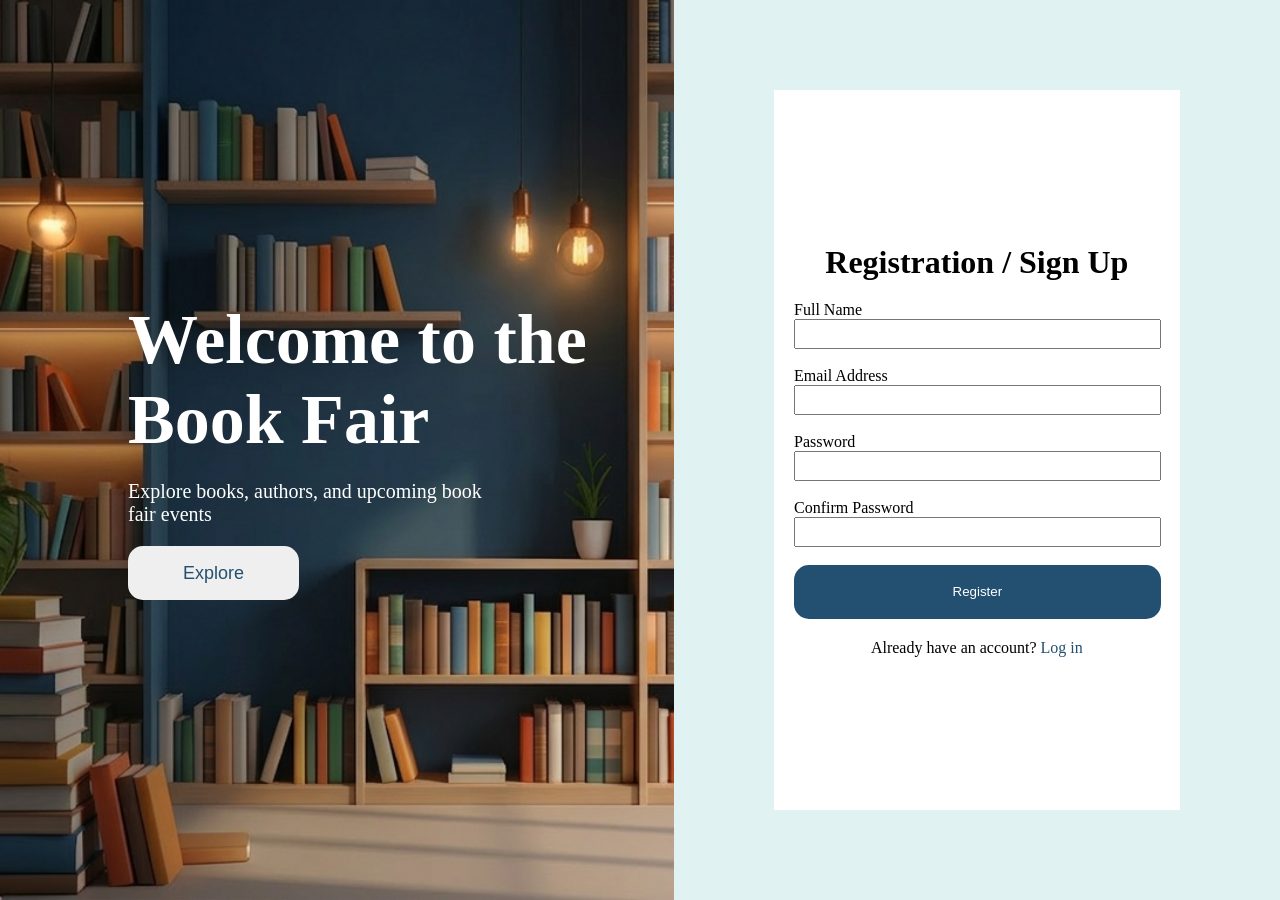
<file: index.html>
<!DOCTYPE html>
<html lang="en">

<head>
    <meta charset="UTF-8">
    <meta name="viewport" content="width=device-width, initial-scale=1.0">
    <link rel="stylesheet" href="sign.css">
    <title>Book Fair</title>
</head>

<body>
    <div id="container">
        <div class="box" id="bg">
            <h1>Welcome to the <br> Book Fair</h1>
            <p>Explore books, authors, and upcoming book <br> fair events</p>
            <button>Explore</button>
        </div>
        <div class="box" id="log">
            <div id="sign">
                <h1>Registration / Sign Up</h1>
                <form action="">
                    <label for="Full Name">Full Name</label>
                    <input type="text" id="Full Name">
                    <br>
                    <label for="Email Address">Email Address</label>
                    <input type="email" id="Email Address">
                    <br>
                    <label for="Password">Password</label>
                    <input type="password" id="Password">
                    <br>
                    <label for="Confirm Password">Confirm Password</label>
                    <input type="password" id="Confirm Password">
                    <br>
                    <input id="button" onclick="b1()" type="button" value="Register">
                </form>
                <p>
                    Already have an account? <a href="login.html">Log
                        in</a>
                </p>
            </div>
        </div>
    </div>
    <img class="img" id="img1" src="imges/book.png" alt="">
    <img class="img" id="img2" src="imges/book2.png" alt="">
    <img class="img" id="img3" src="imges/book3.png" alt="">
    <h1 id="welcome">Welcome to <br> Book <span>Fair</span></h1>
    <script>
        function b1() {
            window.location.href = "home.html"
        }
    </script>
</body>

</html>
</file>
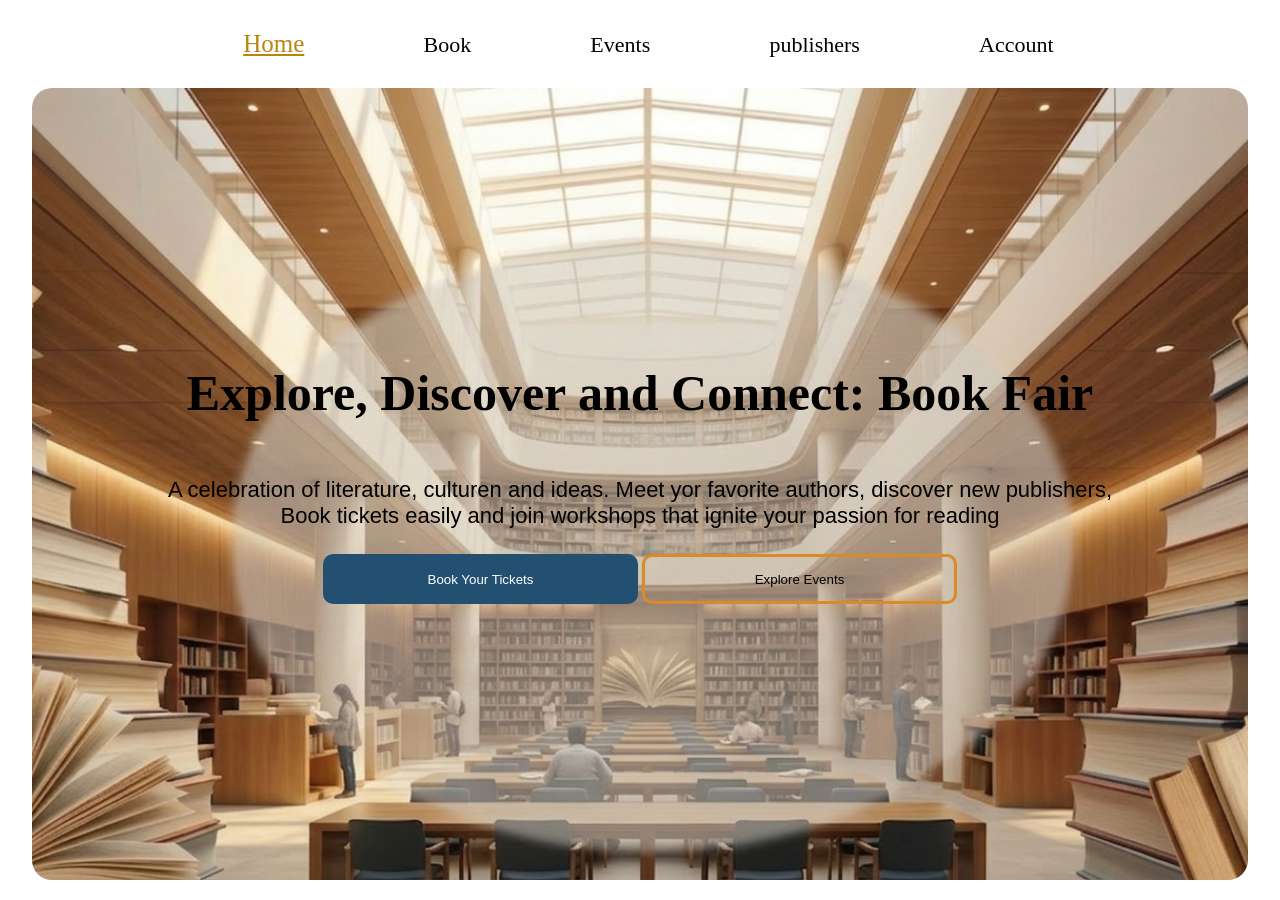
<file: home.html>
<!DOCTYPE html>
<html lang="en">

<head>
    <meta charset="UTF-8">
    <meta name="viewport" content="width=device-width, initial-scale=1.0">
    <link rel="stylesheet" href="index.css">
    <title>Home</title>
</head>

<body>
    <div id="bar">
        <a id="opend" href="">Home</a>
        <a class="bar" href="book.html">Book</a>
        <a class="bar" href="event.html">Events</a>
        <a class="bar" href="publishers.html">publishers</a>
        <a class="bar" href="account.html">Account</a>
    </div>
    <div id="home">
        <div id="home-bg">
            <div id="home-text">
                <h1>Explore, Discover and Connect: Book Fair</h1>
                <p>A celebration of literature, culturen and ideas. Meet yor favorite authors, discover new publishers,
                    <br> Book tickets easily and join workshops that ignite your passion for reading
                </p>
                <div id="button">
                    <button onclick="b2()" class="b1">Book Your Tickets</button>
                    <button onclick="b1()" class="b2">Explore Events</button>
                </div>
            </div>
        </div>
    </div>
    <script>
        function b1() {
            window.location.href = "event.html"
        }
        function b2() {
            window.location.href = "book.html"
        }
    </script>
</body>

</html>
</file>
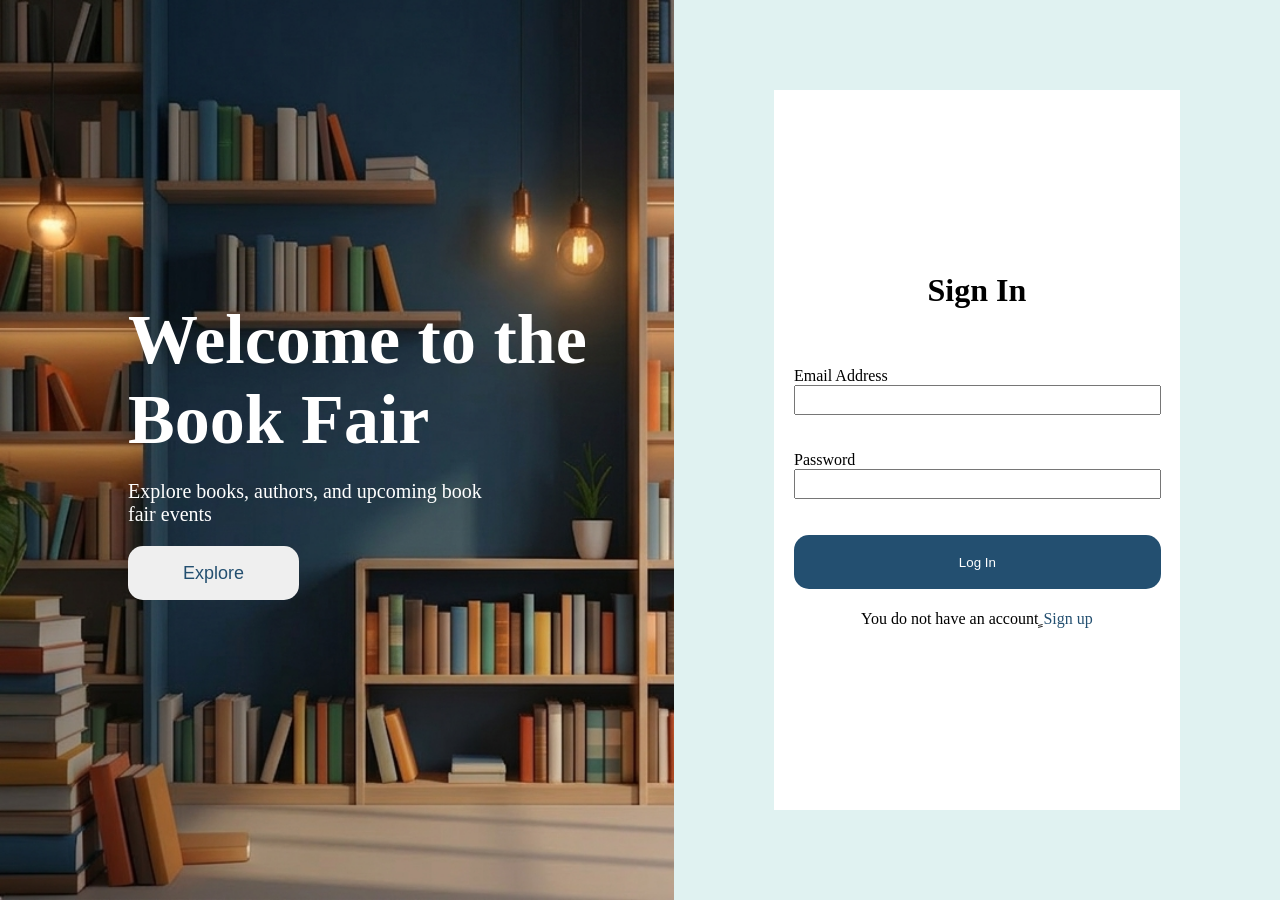
<file: login.html>
<!DOCTYPE html>
<html lang="en">
<head>
    <meta charset="UTF-8">
    <meta name="viewport" content="width=device-width, initial-scale=1.0">
    <link rel="stylesheet" href="sign.css">
    <title>Book Fair</title>
</head>
<body>
    <div id="container">
        <div class="box" id="bg">
                <h1>Welcome to the <br> Book Fair</h1>
                <p>Explore books, authors, and upcoming book <br> fair events</p>
                <button>Explore</button>
        </div>
        <div class="box" id="log">
            <div id="sign">
                <h1>Sign  In</h1>
                <br>
                <form action="">
                    <label for="Email Address">Email Address</label>
                    <input type="email" id="Email Address">
                    <br>
                    <br>
                    <label for="Password">Password</label>
                    <input type="password" id="Password">
                    <br>
                    <br>
                    <input id="button" onclick="b1()" type="button" value="Log In">
                </form> 
                <p>
                        You do not have an account <a href="index.html">ٍSign up</a>
                </p>
            </div>
        </div>
    </div>
    <img class="img" id="img1" src="imges/book.png" alt="">
    <img class="img" id="img2" src="imges/book2.png" alt="">
    <img class="img" id="img3" src="imges/book3.png" alt="">
    <h1 id="welcome">Welcome to <br> Book <span>Fair</span></h1>
    <script>
        function b1() {
            window.location.href = "home.html"
        }
    </script>
</body>
</html>
</file>
<file: sign.css>
* {
    margin: 0;
    padding: 0;
    box-sizing: border-box;
}

#container {
    display: flex;
    height: 100vh;
}

.box {
    width: 100%;
    height: 100%;
}

/* الجزء الشمال */
#bg {
    background-image: url(imges/bg-img.png);
    background-repeat: no-repeat;
    background-size: cover;
    color: white;
    display: flex;
    flex-direction: column;
    justify-content: center;
    align-items: flex-start;
    padding-left: 10%;
    gap: 20px;
}

#bg h1 {
    font-size: 70px;
}

#bg p {
    font-size: 20px;
}

#bg button {
    width: 19vh;
    height: 6vh;
    border: 0;
    border-radius: 15px;
    color: #234f70;
    font-size: 18px;
    cursor: pointer;
    transition: .3s;
}

#bg button:hover {
    background-color: #234f70;
    color: white;
    transform: scale(1.08);
    box-shadow: 0 0 8px gray;
}

/* الجزء اليمين */

#log {
    display: flex;
    background-color: #e0f2f1;
    flex-direction: column;
    justify-content: center;
    align-items: center;
}

#sign {
    background-color: white;
    width: 67%;
    height: 80%;
    display: flex;
    flex-direction: column;
    justify-content: center;
    text-align: center;
    gap: 20px;
}

#sign form {
    display: flex;
    flex-direction: column;
    align-items: flex-start;
    padding-left: 5%;
}

#sign form input {
    width: 95%;
    height: 30px;
    ;
}

#sign form #button {
    height: 6vh;
    border: 0;
    border-radius: 15px;
    color: white;
    background-color: #234f70;
    transition: 0.3s;
    cursor: pointer;
}

#sign form #button:hover {
    background-color: #16354c;
}

#sign a {
    color: #234f70;
    text-decoration: none;
    cursor: pointer;
}

#sign a:hover {
    color: blue;
}

.img {
    position: absolute;
    width: 70px;
    height: 70px;
}

#img1 {
    right: 10vh;
    bottom: 7vh;
    transform: rotate(40deg);
}

#img2 {
    right: 87vh;
    top: 20vh;
    transform: rotate(-40deg);
}

#img3 {
    right: 87vh;
    bottom: 20vh;
    transform: rotate(-40deg);
}

#welcome {
    display: none;
}

@media (max-width:1400px) {
    .img {
        display: none;
    }
}

@media (max-width:768px) {
    #bg {
        padding-left: 5%;
        gap: 15px;
    }

    #bg h1 {
        font-size: 45px;
    }

    #bg p {
        font-size: 17px;
    }

    #bg button {
        width: 15vh;
        height: 5vh;
        font-size: 15px;
    }

    #sign {
        width: 90%;
        height: 70%;
    }
}


@media (max-width:500px) {
    #bg {
        display: none;
    }

    #log {
        display: flex;
        background-image: url(imges/bg-img.png);
        background-repeat: no-repeat;
        background-size: cover;
    }

    #sign {
        margin-top: 30%;
        gap: 35px;
    }

    #welcome {
        display: block;
        color: white;
        font-size: 40px;
        text-align: center;
        position: absolute;
        top: 7vh;
        left: 20%;
    }

    #welcome span {
        background-color: #234f70;
    }
}
</file>
<file: index.css>
* {
    margin: 0;
    padding: 0;
    box-sizing: border-box;
}

#bar {
    padding: 30px 0 30px 10%;
}

#bar a {
    text-decoration: none;
    color: black;
    font-size: 22px;
}

#bar #opend {
    color: #B8860B;
    text-decoration: underline;
    font-size: 25px;
    padding-left: 10%;
}

#bar .bar {
    padding-left: 10%;
    transition: .3s;
}

#bar .bar:hover {
    color: #B8860B;
}

#home-bg {
    background-image: url(imges/home-bg.png);
    background-repeat: no-repeat;
    background-size: cover;
    background-position: center;
    width: 95%;
    height: 88vh;
    border-radius: 20px;
    margin: 0 2.5%;
}

#home-text {
    display: flex;
    flex-direction: column;
    justify-content: center;
    align-items: center;
    width: 100%;
    height: 100%;
    gap: 25px;
}

#home-text h1 {
    font-size: 50px;
    padding-bottom: 30px;
}

#home-text p {
    text-align: center;
    font-size: 22px;
    font-family: 'Gill Sans', 'Gill Sans MT', Calibri, 'Trebuchet MS', sans-serif;
}

#button button {
    width: 35vh;
    height: 5.5vh;
    border-radius: 10px;
    font-family: 'Franklin Gothic Medium', 'Arial Narrow', Arial, sans-serif;
}

.b1 {
    border: 0;
    color: white;
    background-color: #234f70;
    transition: 0.3s;
    cursor: pointer;
}

.b1:hover {
    background-color: #16354c;
    box-shadow: 0 0 15px gray;
}

.b2 {
    background: transparent;
    color: black;
    border: 3px solid #D98A29;
    transition: 0.3s;
    cursor: pointer;
}

.b2:hover {
    color: black;
    background-color: #B8860B;
    border: 0;
    box-shadow: 0 0 15px gray;
}

/* Book Tickets */
.blur-bg {
    position: absolute;
    filter: blur(5px);
    z-index: -1;
}

.container {
    height: 88vh;
    display: flex;
    flex-direction: column;
    align-items: center;
    justify-content: center;
}

#container {
    width: 70%;
    height: 80vh;
    border: 2px solid #B8860B;
    border-radius: 10px;
    background-color: rgba(255, 255, 255, 0.7);
    display: flex;
    flex-direction: column;
    justify-content: center;
    align-items: center;
    text-align: center;
    gap: 20px;
}

#container h1 {
    font-size: 50px;
}

#container h2 {
    font-size: 30px;
}

#box {
    width: 100%;
    display: flex;
    justify-content: center;
}

.box {
    background-color: white;
    border: 1px solid #B8860B;
    border-radius: 10px;
    margin: 0 .7%;
    padding: 20px;
    height: 48vh;
    width: 30%;
    display: flex;
    flex-direction: column;
    align-items: center;
    gap: 10px;
}

.box h2 {
    color: #B8860B;
}

.box i {
    font-size: 75px;
    padding: 8px 0;
}

#container .b1 {
    width: 30%;
    height: 5.5vh;
    border-radius: 10px;
    font-family: 'Franklin Gothic Medium', 'Arial Narrow', Arial, sans-serif;
}

#num {
    display: flex;
    width: 100%;
    justify-content: center;
}

#num h4 {
    margin: 0 5px;
}

.box #b1 {
    width: 90%;
}

/* Book Tickets */
/* events */
#container {
    width: 90%;
    height: 95vh;
    overflow: auto;
    border: 2px solid #B8860B;
    border-radius: 10px;
    background-color: rgba(255, 255, 255, 0.7);
    display: flex;
    flex-direction: column;
    justify-content: center;
    align-items: center;
    text-align: center;
    gap: 20px;
}

#search-bar {
    width: 100%;
}

#search-bar form {
    display: flex;
    width: 100%;
    justify-content: center;
}

#search-bar #search {
    width: 25%;
    height: 22px;
}

#search-bar .search {
    background: rgba(128, 128, 128, 0.586);
    border-bottom-right-radius: 5px;
    border-top-right-radius: 5px;
    margin-right: 20px;
    padding: 1px;
}

.select select {
    background-color: rgba(128, 128, 128, 0.586);
    height: 22px;
}

#select1 select {
    border-bottom-left-radius: 5px;
    border-top-left-radius: 5px;
}

#select2 select {
    border-bottom-right-radius: 5px;
    border-top-right-radius: 5px;
}

#select select {
    margin-left: 20px;
    border-radius: 5px;
}

#big-box {
    display: flex;
    width: 100%;
    justify-content: center;
}

#left-box {
    display: grid;
    grid-template-columns: auto auto auto;
}

#left-box .left-card {
    border: #B8860B 1px solid;
    margin: 2% 3%;
    border-radius: 5px;
    padding: 10px 0;
}

#left-box .inline {
    display: flex;
    justify-content: center;
    align-items: center;
    margin-bottom: 10px;
}

#left-box .inline i {
    font-size: 70px;
    margin: 0 15%;
}

#left-box .inline p {
    width: 60%;
    text-align: left;
}

#left-box .inline span {
    color: #B8860B;
    font-size: larger;
}

#left-box .inline1 .b1 {
    width: 75%;
    height: 30px;
    border-radius: 10px;
}

#left-box .inline1 i {
    font-size: larger;
}

#left-box .inline1 .heart {
    border: none;
    background-color: rgba(245, 222, 179, 0);
    color: black;
    cursor: pointer;
    transition: 0.3s;
}
#left-box .inline1 .heart-active{
    color: red;
}
#right-box .right-card {
    border: #B8860B 1px solid;
    margin: 2% 3%;
    border-radius: 5px;
    padding: 10px;
    text-align: left;
}

#right-box .right-card hr {
    border-color: black;
    width: 95%;
    margin: 4px 0;
}

#right-box .inline {
    display: flex;
    justify-content: center;
    align-items: center;
    margin-bottom: 10px;
}

#right-box .inline i {
    font-size: 50px;
    margin: 0 8%;
}

/* events */
/* publishers */
#search-erea{
    width: 100%;
}
#search-erea #search {
    width: 50%;
    height: 22px;
    border-top-left-radius: 8px;
    border-bottom-left-radius: 8px;
}
#search-erea i{
    background-color: rgba(128, 128, 128, 0.586);
    height: 22px;
    width: 28px;
    border-top-right-radius: 8px;
    border-bottom-right-radius: 8px;
    cursor: pointer;
}
#type-bar{
    display: flex;
}
#type-bar h3{
    margin-right: 10px;
}
#type-bar #type-select{
    background-color: rgba(128, 128, 128, 0.586);
}
.type-select1{
    border-top-left-radius: 5px;
    border-bottom-left-radius: 5px;
}
.type-select2{
    border-top-right-radius: 5px;
    border-bottom-right-radius: 5px;
}
#left-box .inline2 {
    display: flex;
    justify-content: center;
    align-items: center;
    margin-bottom: 10px;
}

#left-box .inline2 #logo {
    font-size: 70px;
    margin: 0 15%;
}

#left-box .inline2 p {
    width: 60%;
    text-align: left;
}

#left-box .inline2 #span {
    color: #B8860B;
    font-size: larger;
}
#right-space{
    width: 30%;
}
#flow{
    position: absolute;
    right: 8%;
    top: 30%;
    background-color: rgba(255, 255, 255, 0.675);
    width: 20%;
}
#flow h3{
    margin: 7px ;
}
#flow .over-boxes #over-inline{
    margin: 10px;
}
#flow .over-boxes{
    border: #B8860B solid 1px;
}
#flow .over-boxes i{
    font-size: 20px;
}
#flow .over-boxes p{
    padding: 6px 0;
}
#flow .over-boxes #b1{
    height: 25px;
}
/* publishers */
/* Account */
#container-account {
    width: 90%;
    height: 85vh;
    border: 2px solid #B8860B;
    border-radius: 10px;
    background-color: rgba(255, 255, 255, 0.7);
    display: flex;
    flex-direction: column;
    gap: 20px;
}
#container-account #profile {
    display: flex;
    align-items: center;
    padding: 20px 0 20px 7.5%;
}
#container-account #profile i{
    font-size: 70px;
    margin-right: 15px;
}
#bg-color{
    background-color:#16354c;
    color: white;
    border-radius: 10px;
    padding: 10px 20px;
}
#container-account #internal-container{
    display: flex;
    width: 100%;
}
#container-account .internal-box{
    background-color: rgba(255, 255, 255, 0.508);
    border: 2px solid #B8860B;
    border-radius: 10px;
    margin-left: 5%;
    padding: 10px 20px;
}
#container-account .internal-box h2{
    color: #B8860B;
    margin-bottom: 45px;
}
#container-account .internal-box p{
    margin-bottom: 25px;
    font-size: larger;
}
#container-account .internal-box p span{
    font-size: medium;
    margin-left: 40px;
}
#container-account #internal-box{
    margin-left: 15%;
    padding: 60px 120px;
}
#container-account #b1 {
    width: 40%;
    height: 40px;
    border-radius: 8px;
    margin: 25px 7.5px 0 7.5px;
}
/* Account */

@media(max-width:1000px) {
    #bar {
        padding: 25px 0 25px 7.5%;
    }

    #bar a {
        font-size: 18px;
    }

    #bar #opend {
        font-size: 20px;
        padding-left: 8%;
    }

    #bar .bar {
        padding-left: 8%;
    }

    #home-text h1 {
        font-size: 38px;
        padding-bottom: 28px;
        text-align: center;
    }

    #home-text p {
        font-size: 19px;
    }

    #button button {
        width: 28vh;
        height: 5vh;
    }

    /* Book Tickets */

    #container {
        width: 90%;
        height: 85vh;
        gap: 15px;
    }

    #container h1 {
        font-size: 40px;
    }

    #container h2 {
        font-size: 25px;
    }

    .box {
        padding: 10px;
        height: 50vh;
        gap: 8px;
    }

    .box i {
        font-size: 90px;
    }

    /* Book Tickets */
    /* events */
    #container {
        width: 95%;
        height: auto;
        overflow: auto;
    }

    .container {
        height: auto;
    }

    #left-box {
        grid-template-columns: auto auto;
    }

    #left-box .inline i {
        font-size: 50px;
    }

    #left-box .inline p {
        width: 65%;
        font-size: small;
    }

    #left-box .inline span {
        font-size: medium;
    }

    #left-box .inline1 .b1 {
        height: 27px;
    }

    #right-box .inline i {
        font-size: 35px;
    }

    /* events */
    /* Account */
#bg-color{
    padding: 7.5px 15px;
}
#container-account .internal-box h2{
    margin-bottom: 40px;
}
#container-account .internal-box p{
    margin-bottom: 20px;
    font-size: large;
}
#container-account .internal-box p span{
    margin-left: 28px;
}
#container-account #internal-box{
    margin-left: 7.5%;
    padding: 40px 50px;
}
/* Account */
}

@media (max-width:600px) {
    #bar {
        padding: 25px 0 25px 5%;
    }

    #bar a {
        font-size: 14px;
    }

    #bar #opend {
        font-size: 15px;
        padding-left: 5%;
    }

    #bar .bar {
        padding-left: 5%;
    }

    #home-text h1 {
        font-size: 28px;
        padding-bottom: 28px;
    }

    #home-text p {
        font-size: 15px;
    }

    #button button {
        width: 15vh;
        height: 4vh;
    }

    /* Book Tickets */
    .container {
        height: auto;
    }

    #container {
        width: 95%;
        height: auto;
        gap: 8px;
        border: none;
    }

    #container h1 {
        font-size: 30px;
    }

    #container h2 {
        font-size: 18px;
    }

    #box {
        flex-direction: column;
    }

    .box {
        padding: 10px;
        height: auto;
        width: auto;
        gap: 8px;
    }

    .box h3 {
        font-size: 15px;
    }

    .box i {
        font-size: 50px;
    }

    /* Book Tickets */
    /* events */
    #search-bar #search {
        border-bottom-left-radius: 5px;
        border-top-left-radius: 5px;
    }

    #search-bar .search {
        margin-right: 10px;
    }

    .select select {
        font-size: 9px;
    }

    #select select {
        margin-left: 5px;
    }

    #left-box .inline {
        margin-bottom: 6px;
    }

    #left-box .inline i {
        font-size: 27px;
    }

    #left-box .inline p {
        width: 70%;
        font-size: 8px;
    }

    #left-box .inline span {
        font-size: 10px;
    }

    #left-box .inline1 .b1 {
        width: 60%;
        height: 25px;
        border-radius: 8px;
        font-size: 10px;
    }

    #left-box .inline1 i {
        font-size: small;
    }

    #right-box .inline {
        margin-bottom: 5px;
    }

    #right-box .inline i {
        font-size: 18px;
    }
    #right-box h3{
        font-size: 13px;
    }
    #right-box p{
        font-size: 9px;
    }
    /* event */
    /* publisher */
    #right-space{
    width: 0%;
}
#flow{
    display: none;
}
#left-box .inline2 p {
    font-size: 9px;
}

#left-box .inline2 #span {
    color: #B8860B;
    font-size: 12px;
}
#left-box .inline2 #logo{
    font-size: 40px;
}
    /* publisher */
    /* Account */
    #container-account {
    width: 100%;
    height: auto;
}
#container-account #profile i{
    font-size: 35px;
}
#bg-color{
    padding: 4px 8px;
}
#container-account #internal-container{
    flex-direction: column;
    justify-content: center;
}
#container-account .internal-box{
    margin-left: 0%;
    padding: 5px 10px;
}
#container-account .internal-box h2{
    margin-bottom: 40px;
}
#container-account .internal-box p{
    margin-bottom: 20px;
    font-size: medium;
}
#container-account .internal-box p span{
    font-size: smaller;
    margin-left: 35px;
}
#container-account #internal-box{
    margin: 10% 0 50% 0;
    padding: 10px 20px;
}
/* Account */
}
</file>
